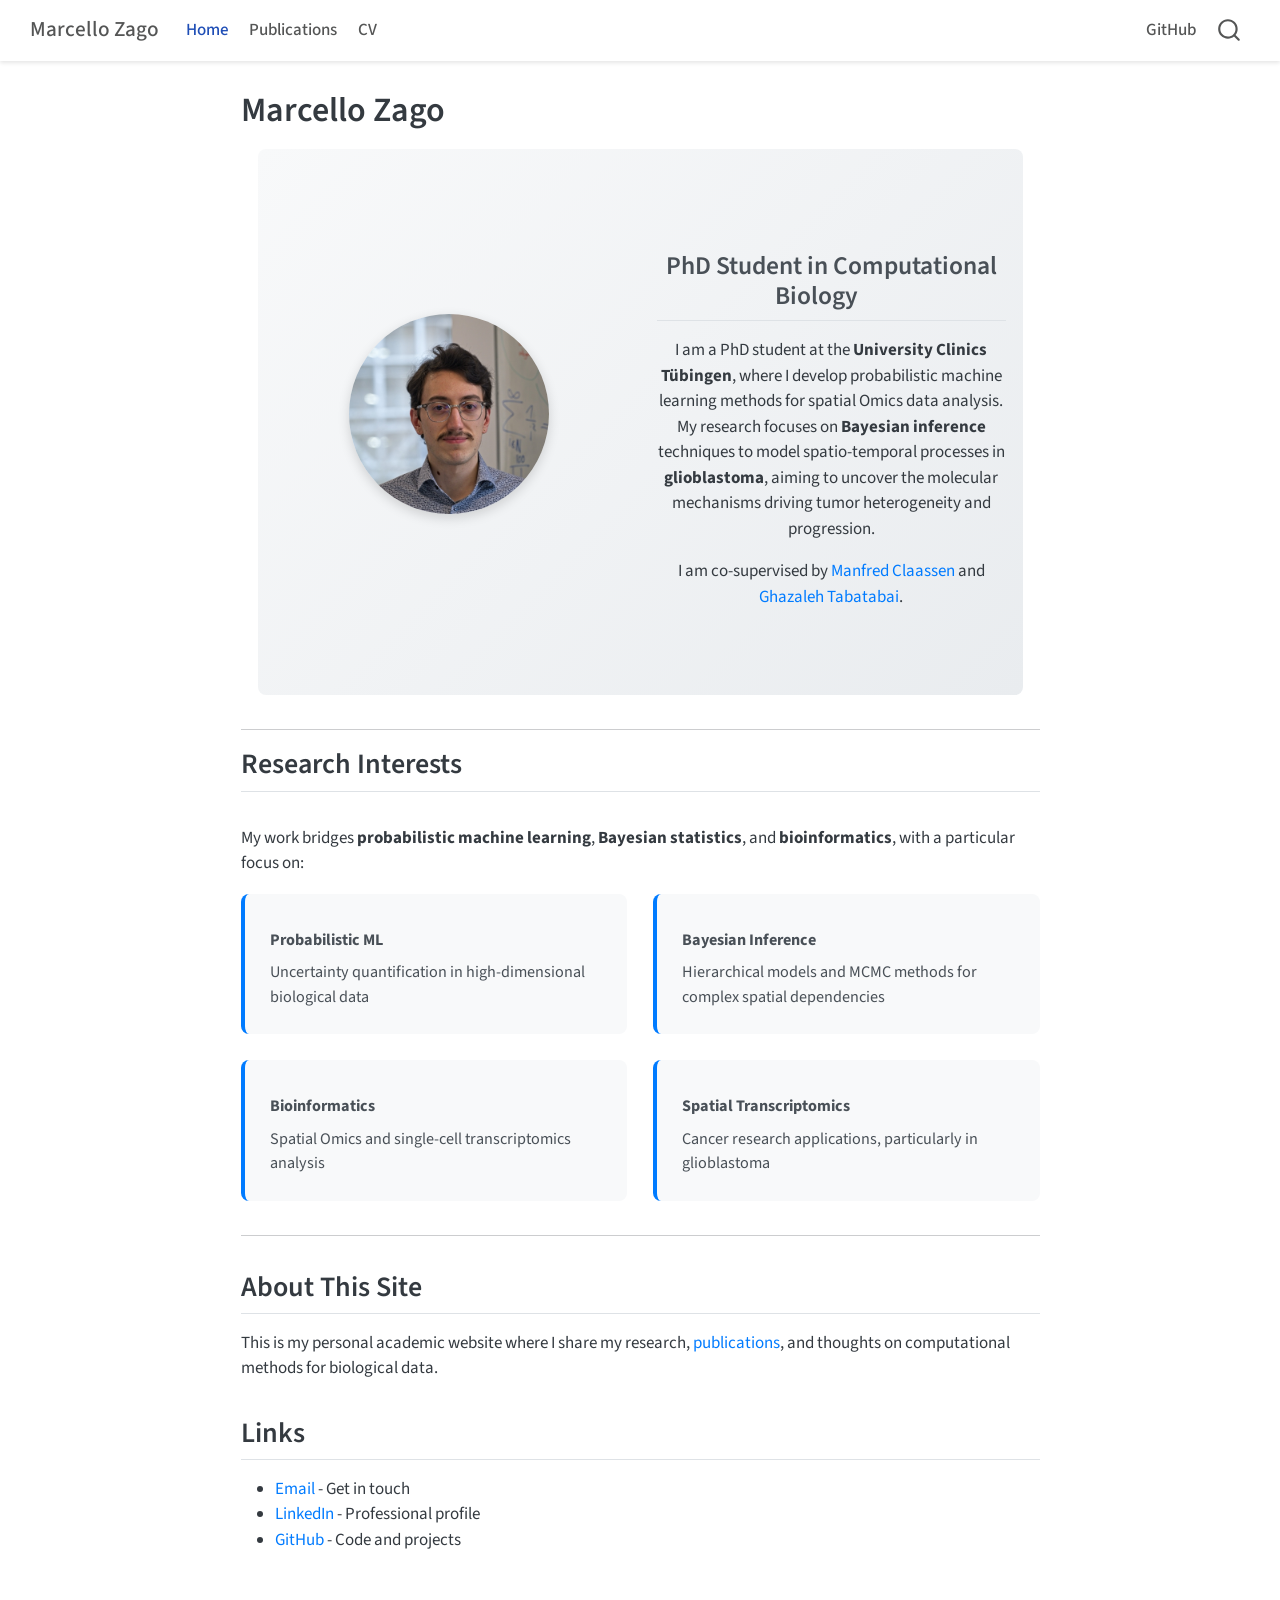
<file: docs/index.html>
<!DOCTYPE html>
<html xmlns="http://www.w3.org/1999/xhtml" lang="en" xml:lang="en"><head>

<meta charset="utf-8">
<meta name="generator" content="quarto-1.7.33">

<meta name="viewport" content="width=device-width, initial-scale=1.0, user-scalable=yes">


<title>Marcello Zago</title>
<style>
code{white-space: pre-wrap;}
span.smallcaps{font-variant: small-caps;}
div.columns{display: flex; gap: min(4vw, 1.5em);}
div.column{flex: auto; overflow-x: auto;}
div.hanging-indent{margin-left: 1.5em; text-indent: -1.5em;}
ul.task-list{list-style: none;}
ul.task-list li input[type="checkbox"] {
  width: 0.8em;
  margin: 0 0.8em 0.2em -1em; /* quarto-specific, see https://github.com/quarto-dev/quarto-cli/issues/4556 */ 
  vertical-align: middle;
}
</style>


<script src="site_libs/quarto-nav/quarto-nav.js"></script>
<script src="site_libs/quarto-nav/headroom.min.js"></script>
<script src="site_libs/clipboard/clipboard.min.js"></script>
<script src="site_libs/quarto-search/autocomplete.umd.js"></script>
<script src="site_libs/quarto-search/fuse.min.js"></script>
<script src="site_libs/quarto-search/quarto-search.js"></script>
<meta name="quarto:offset" content="./">
<script src="site_libs/quarto-html/quarto.js" type="module"></script>
<script src="site_libs/quarto-html/tabsets/tabsets.js" type="module"></script>
<script src="site_libs/quarto-html/popper.min.js"></script>
<script src="site_libs/quarto-html/tippy.umd.min.js"></script>
<script src="site_libs/quarto-html/anchor.min.js"></script>
<link href="site_libs/quarto-html/tippy.css" rel="stylesheet">
<link href="site_libs/quarto-html/quarto-syntax-highlighting-ea385d0e468b0dd5ea5bf0780b1290d9.css" rel="stylesheet" id="quarto-text-highlighting-styles">
<script src="site_libs/bootstrap/bootstrap.min.js"></script>
<link href="site_libs/bootstrap/bootstrap-icons.css" rel="stylesheet">
<link href="site_libs/bootstrap/bootstrap-c1fac2584b48ed01fb6e278e36375074.min.css" rel="stylesheet" append-hash="true" id="quarto-bootstrap" data-mode="light">
<script id="quarto-search-options" type="application/json">{
  "location": "navbar",
  "copy-button": false,
  "collapse-after": 3,
  "panel-placement": "end",
  "type": "overlay",
  "limit": 50,
  "keyboard-shortcut": [
    "f",
    "/",
    "s"
  ],
  "show-item-context": false,
  "language": {
    "search-no-results-text": "No results",
    "search-matching-documents-text": "matching documents",
    "search-copy-link-title": "Copy link to search",
    "search-hide-matches-text": "Hide additional matches",
    "search-more-match-text": "more match in this document",
    "search-more-matches-text": "more matches in this document",
    "search-clear-button-title": "Clear",
    "search-text-placeholder": "",
    "search-detached-cancel-button-title": "Cancel",
    "search-submit-button-title": "Submit",
    "search-label": "Search"
  }
}</script>
<!-- Custom HTML header for Marcello Zago website -->
<meta name="viewport" content="width=device-width, initial-scale=1">
<meta charset="utf-8">
<link rel="icon" href="favicon.ico" type="image/x-icon">


<link rel="stylesheet" href="styles.css">
</head>

<body class="nav-fixed fullcontent quarto-light">

<div id="quarto-search-results"></div>
  <header id="quarto-header" class="headroom fixed-top">
    <nav class="navbar navbar-expand-lg " data-bs-theme="dark">
      <div class="navbar-container container-fluid">
      <div class="navbar-brand-container mx-auto">
    <a class="navbar-brand" href="./index.html">
    <span class="navbar-title">Marcello Zago</span>
    </a>
  </div>
            <div id="quarto-search" class="" title="Search"></div>
          <button class="navbar-toggler" type="button" data-bs-toggle="collapse" data-bs-target="#navbarCollapse" aria-controls="navbarCollapse" role="menu" aria-expanded="false" aria-label="Toggle navigation" onclick="if (window.quartoToggleHeadroom) { window.quartoToggleHeadroom(); }">
  <span class="navbar-toggler-icon"></span>
</button>
          <div class="collapse navbar-collapse" id="navbarCollapse">
            <ul class="navbar-nav navbar-nav-scroll me-auto">
  <li class="nav-item">
    <a class="nav-link active" href="./index.html" aria-current="page"> 
<span class="menu-text">Home</span></a>
  </li>  
  <li class="nav-item">
    <a class="nav-link" href="./publications.html"> 
<span class="menu-text">Publications</span></a>
  </li>  
  <li class="nav-item">
    <a class="nav-link" href="./cv.html"> 
<span class="menu-text">CV</span></a>
  </li>  
</ul>
            <ul class="navbar-nav navbar-nav-scroll ms-auto">
  <li class="nav-item">
    <a class="nav-link" href="https://github.com/MarcelloZago"> <i class="bi bi-fa-github" role="img">
</i> 
<span class="menu-text">GitHub</span></a>
  </li>  
</ul>
          </div> <!-- /navcollapse -->
            <div class="quarto-navbar-tools">
</div>
      </div> <!-- /container-fluid -->
    </nav>
</header>
<!-- content -->
<div id="quarto-content" class="quarto-container page-columns page-rows-contents page-layout-article page-navbar">
<!-- sidebar -->
<!-- margin-sidebar -->
    
<!-- main -->
<main class="content" id="quarto-document-content">

<header id="title-block-header" class="quarto-title-block default">
<div class="quarto-title">
<h1 class="title">Marcello Zago</h1>
</div>



<div class="quarto-title-meta">

    
  
    
  </div>
  


</header>


<div class="hero">
<div class="grid">
<div class="g-col">
<p><img src="images/marcello-zago.jpg" class="img-fluid" style="border-radius: 80%;" width="300"></p>
</div>
<section id="phd-student-in-computational-biology" class="level2 g-col">
<h2 class="anchored" data-anchor-id="phd-student-in-computational-biology">PhD Student in Computational Biology</h2>
<p>I am a PhD student at the <strong>University Clinics Tübingen</strong>, where I develop probabilistic machine learning methods for spatial Omics data analysis. My research focuses on <strong>Bayesian inference</strong> techniques to model spatio-temporal processes in <strong>glioblastoma</strong>, aiming to uncover the molecular mechanisms driving tumor heterogeneity and progression.</p>
<p>I am co-supervised by <a href="https://claassenlab.github.io/">Manfred Claassen</a> and <a href="https://www.hih-tuebingen.de/forschung/neuroonkologie/forschungsgruppen/fg-tabatabai">Ghazaleh Tabatabai</a>.</p>
</section>
</div>
</div>
<hr>
<section id="research-interests" class="level2">
<h2 class="anchored" data-anchor-id="research-interests">Research Interests</h2>
<div class="research-interests">
<p>My work bridges <strong>probabilistic machine learning</strong>, <strong>Bayesian statistics</strong>, and <strong>bioinformatics</strong>, with a particular focus on:</p>
<div class="interest-grid">
<div class="interest-card">
<p><strong>Probabilistic ML</strong></p>
<p>Uncertainty quantification in high-dimensional biological data</p>
</div>
<div class="interest-card">
<p><strong>Bayesian Inference</strong></p>
<p>Hierarchical models and MCMC methods for complex spatial dependencies</p>
</div>
<div class="interest-card">
<p><strong>Bioinformatics</strong></p>
<p>Spatial Omics and single-cell transcriptomics analysis</p>
</div>
<div class="interest-card">
<p><strong>Spatial Transcriptomics</strong></p>
<p>Cancer research applications, particularly in glioblastoma</p>
</div>
</div>
</div>
<hr>
</section>
<section id="about-this-site" class="level2">
<h2 class="anchored" data-anchor-id="about-this-site">About This Site</h2>
<p>This is my personal academic website where I share my research, <a href="./publications.html">publications</a>, and thoughts on computational methods for biological data.</p>
</section>
<section id="links" class="level2">
<h2 class="anchored" data-anchor-id="links">Links</h2>
<ul>
<li><a href="mailto:marcello.zago.99@gmail.com">Email</a> - Get in touch</li>
<li><a href="https://www.linkedin.com/in/marcello-zago/">LinkedIn</a> - Professional profile</li>
<li><a href="https://github.com/MarcelloZago">GitHub</a> - Code and projects</li>
</ul>


</section>

</main> <!-- /main -->
<script id="quarto-html-after-body" type="application/javascript">
  window.document.addEventListener("DOMContentLoaded", function (event) {
    const icon = "";
    const anchorJS = new window.AnchorJS();
    anchorJS.options = {
      placement: 'right',
      icon: icon
    };
    anchorJS.add('.anchored');
    const isCodeAnnotation = (el) => {
      for (const clz of el.classList) {
        if (clz.startsWith('code-annotation-')) {                     
          return true;
        }
      }
      return false;
    }
    const onCopySuccess = function(e) {
      // button target
      const button = e.trigger;
      // don't keep focus
      button.blur();
      // flash "checked"
      button.classList.add('code-copy-button-checked');
      var currentTitle = button.getAttribute("title");
      button.setAttribute("title", "Copied!");
      let tooltip;
      if (window.bootstrap) {
        button.setAttribute("data-bs-toggle", "tooltip");
        button.setAttribute("data-bs-placement", "left");
        button.setAttribute("data-bs-title", "Copied!");
        tooltip = new bootstrap.Tooltip(button, 
          { trigger: "manual", 
            customClass: "code-copy-button-tooltip",
            offset: [0, -8]});
        tooltip.show();    
      }
      setTimeout(function() {
        if (tooltip) {
          tooltip.hide();
          button.removeAttribute("data-bs-title");
          button.removeAttribute("data-bs-toggle");
          button.removeAttribute("data-bs-placement");
        }
        button.setAttribute("title", currentTitle);
        button.classList.remove('code-copy-button-checked');
      }, 1000);
      // clear code selection
      e.clearSelection();
    }
    const getTextToCopy = function(trigger) {
        const codeEl = trigger.previousElementSibling.cloneNode(true);
        for (const childEl of codeEl.children) {
          if (isCodeAnnotation(childEl)) {
            childEl.remove();
          }
        }
        return codeEl.innerText;
    }
    const clipboard = new window.ClipboardJS('.code-copy-button:not([data-in-quarto-modal])', {
      text: getTextToCopy
    });
    clipboard.on('success', onCopySuccess);
    if (window.document.getElementById('quarto-embedded-source-code-modal')) {
      const clipboardModal = new window.ClipboardJS('.code-copy-button[data-in-quarto-modal]', {
        text: getTextToCopy,
        container: window.document.getElementById('quarto-embedded-source-code-modal')
      });
      clipboardModal.on('success', onCopySuccess);
    }
      var localhostRegex = new RegExp(/^(?:http|https):\/\/localhost\:?[0-9]*\//);
      var mailtoRegex = new RegExp(/^mailto:/);
        var filterRegex = new RegExp('/' + window.location.host + '/');
      var isInternal = (href) => {
          return filterRegex.test(href) || localhostRegex.test(href) || mailtoRegex.test(href);
      }
      // Inspect non-navigation links and adorn them if external
     var links = window.document.querySelectorAll('a[href]:not(.nav-link):not(.navbar-brand):not(.toc-action):not(.sidebar-link):not(.sidebar-item-toggle):not(.pagination-link):not(.no-external):not([aria-hidden]):not(.dropdown-item):not(.quarto-navigation-tool):not(.about-link)');
      for (var i=0; i<links.length; i++) {
        const link = links[i];
        if (!isInternal(link.href)) {
          // undo the damage that might have been done by quarto-nav.js in the case of
          // links that we want to consider external
          if (link.dataset.originalHref !== undefined) {
            link.href = link.dataset.originalHref;
          }
        }
      }
    function tippyHover(el, contentFn, onTriggerFn, onUntriggerFn) {
      const config = {
        allowHTML: true,
        maxWidth: 500,
        delay: 100,
        arrow: false,
        appendTo: function(el) {
            return el.parentElement;
        },
        interactive: true,
        interactiveBorder: 10,
        theme: 'quarto',
        placement: 'bottom-start',
      };
      if (contentFn) {
        config.content = contentFn;
      }
      if (onTriggerFn) {
        config.onTrigger = onTriggerFn;
      }
      if (onUntriggerFn) {
        config.onUntrigger = onUntriggerFn;
      }
      window.tippy(el, config); 
    }
    const noterefs = window.document.querySelectorAll('a[role="doc-noteref"]');
    for (var i=0; i<noterefs.length; i++) {
      const ref = noterefs[i];
      tippyHover(ref, function() {
        // use id or data attribute instead here
        let href = ref.getAttribute('data-footnote-href') || ref.getAttribute('href');
        try { href = new URL(href).hash; } catch {}
        const id = href.replace(/^#\/?/, "");
        const note = window.document.getElementById(id);
        if (note) {
          return note.innerHTML;
        } else {
          return "";
        }
      });
    }
    const xrefs = window.document.querySelectorAll('a.quarto-xref');
    const processXRef = (id, note) => {
      // Strip column container classes
      const stripColumnClz = (el) => {
        el.classList.remove("page-full", "page-columns");
        if (el.children) {
          for (const child of el.children) {
            stripColumnClz(child);
          }
        }
      }
      stripColumnClz(note)
      if (id === null || id.startsWith('sec-')) {
        // Special case sections, only their first couple elements
        const container = document.createElement("div");
        if (note.children && note.children.length > 2) {
          container.appendChild(note.children[0].cloneNode(true));
          for (let i = 1; i < note.children.length; i++) {
            const child = note.children[i];
            if (child.tagName === "P" && child.innerText === "") {
              continue;
            } else {
              container.appendChild(child.cloneNode(true));
              break;
            }
          }
          if (window.Quarto?.typesetMath) {
            window.Quarto.typesetMath(container);
          }
          return container.innerHTML
        } else {
          if (window.Quarto?.typesetMath) {
            window.Quarto.typesetMath(note);
          }
          return note.innerHTML;
        }
      } else {
        // Remove any anchor links if they are present
        const anchorLink = note.querySelector('a.anchorjs-link');
        if (anchorLink) {
          anchorLink.remove();
        }
        if (window.Quarto?.typesetMath) {
          window.Quarto.typesetMath(note);
        }
        if (note.classList.contains("callout")) {
          return note.outerHTML;
        } else {
          return note.innerHTML;
        }
      }
    }
    for (var i=0; i<xrefs.length; i++) {
      const xref = xrefs[i];
      tippyHover(xref, undefined, function(instance) {
        instance.disable();
        let url = xref.getAttribute('href');
        let hash = undefined; 
        if (url.startsWith('#')) {
          hash = url;
        } else {
          try { hash = new URL(url).hash; } catch {}
        }
        if (hash) {
          const id = hash.replace(/^#\/?/, "");
          const note = window.document.getElementById(id);
          if (note !== null) {
            try {
              const html = processXRef(id, note.cloneNode(true));
              instance.setContent(html);
            } finally {
              instance.enable();
              instance.show();
            }
          } else {
            // See if we can fetch this
            fetch(url.split('#')[0])
            .then(res => res.text())
            .then(html => {
              const parser = new DOMParser();
              const htmlDoc = parser.parseFromString(html, "text/html");
              const note = htmlDoc.getElementById(id);
              if (note !== null) {
                const html = processXRef(id, note);
                instance.setContent(html);
              } 
            }).finally(() => {
              instance.enable();
              instance.show();
            });
          }
        } else {
          // See if we can fetch a full url (with no hash to target)
          // This is a special case and we should probably do some content thinning / targeting
          fetch(url)
          .then(res => res.text())
          .then(html => {
            const parser = new DOMParser();
            const htmlDoc = parser.parseFromString(html, "text/html");
            const note = htmlDoc.querySelector('main.content');
            if (note !== null) {
              // This should only happen for chapter cross references
              // (since there is no id in the URL)
              // remove the first header
              if (note.children.length > 0 && note.children[0].tagName === "HEADER") {
                note.children[0].remove();
              }
              const html = processXRef(null, note);
              instance.setContent(html);
            } 
          }).finally(() => {
            instance.enable();
            instance.show();
          });
        }
      }, function(instance) {
      });
    }
        let selectedAnnoteEl;
        const selectorForAnnotation = ( cell, annotation) => {
          let cellAttr = 'data-code-cell="' + cell + '"';
          let lineAttr = 'data-code-annotation="' +  annotation + '"';
          const selector = 'span[' + cellAttr + '][' + lineAttr + ']';
          return selector;
        }
        const selectCodeLines = (annoteEl) => {
          const doc = window.document;
          const targetCell = annoteEl.getAttribute("data-target-cell");
          const targetAnnotation = annoteEl.getAttribute("data-target-annotation");
          const annoteSpan = window.document.querySelector(selectorForAnnotation(targetCell, targetAnnotation));
          const lines = annoteSpan.getAttribute("data-code-lines").split(",");
          const lineIds = lines.map((line) => {
            return targetCell + "-" + line;
          })
          let top = null;
          let height = null;
          let parent = null;
          if (lineIds.length > 0) {
              //compute the position of the single el (top and bottom and make a div)
              const el = window.document.getElementById(lineIds[0]);
              top = el.offsetTop;
              height = el.offsetHeight;
              parent = el.parentElement.parentElement;
            if (lineIds.length > 1) {
              const lastEl = window.document.getElementById(lineIds[lineIds.length - 1]);
              const bottom = lastEl.offsetTop + lastEl.offsetHeight;
              height = bottom - top;
            }
            if (top !== null && height !== null && parent !== null) {
              // cook up a div (if necessary) and position it 
              let div = window.document.getElementById("code-annotation-line-highlight");
              if (div === null) {
                div = window.document.createElement("div");
                div.setAttribute("id", "code-annotation-line-highlight");
                div.style.position = 'absolute';
                parent.appendChild(div);
              }
              div.style.top = top - 2 + "px";
              div.style.height = height + 4 + "px";
              div.style.left = 0;
              let gutterDiv = window.document.getElementById("code-annotation-line-highlight-gutter");
              if (gutterDiv === null) {
                gutterDiv = window.document.createElement("div");
                gutterDiv.setAttribute("id", "code-annotation-line-highlight-gutter");
                gutterDiv.style.position = 'absolute';
                const codeCell = window.document.getElementById(targetCell);
                const gutter = codeCell.querySelector('.code-annotation-gutter');
                gutter.appendChild(gutterDiv);
              }
              gutterDiv.style.top = top - 2 + "px";
              gutterDiv.style.height = height + 4 + "px";
            }
            selectedAnnoteEl = annoteEl;
          }
        };
        const unselectCodeLines = () => {
          const elementsIds = ["code-annotation-line-highlight", "code-annotation-line-highlight-gutter"];
          elementsIds.forEach((elId) => {
            const div = window.document.getElementById(elId);
            if (div) {
              div.remove();
            }
          });
          selectedAnnoteEl = undefined;
        };
          // Handle positioning of the toggle
      window.addEventListener(
        "resize",
        throttle(() => {
          elRect = undefined;
          if (selectedAnnoteEl) {
            selectCodeLines(selectedAnnoteEl);
          }
        }, 10)
      );
      function throttle(fn, ms) {
      let throttle = false;
      let timer;
        return (...args) => {
          if(!throttle) { // first call gets through
              fn.apply(this, args);
              throttle = true;
          } else { // all the others get throttled
              if(timer) clearTimeout(timer); // cancel #2
              timer = setTimeout(() => {
                fn.apply(this, args);
                timer = throttle = false;
              }, ms);
          }
        };
      }
        // Attach click handler to the DT
        const annoteDls = window.document.querySelectorAll('dt[data-target-cell]');
        for (const annoteDlNode of annoteDls) {
          annoteDlNode.addEventListener('click', (event) => {
            const clickedEl = event.target;
            if (clickedEl !== selectedAnnoteEl) {
              unselectCodeLines();
              const activeEl = window.document.querySelector('dt[data-target-cell].code-annotation-active');
              if (activeEl) {
                activeEl.classList.remove('code-annotation-active');
              }
              selectCodeLines(clickedEl);
              clickedEl.classList.add('code-annotation-active');
            } else {
              // Unselect the line
              unselectCodeLines();
              clickedEl.classList.remove('code-annotation-active');
            }
          });
        }
    const findCites = (el) => {
      const parentEl = el.parentElement;
      if (parentEl) {
        const cites = parentEl.dataset.cites;
        if (cites) {
          return {
            el,
            cites: cites.split(' ')
          };
        } else {
          return findCites(el.parentElement)
        }
      } else {
        return undefined;
      }
    };
    var bibliorefs = window.document.querySelectorAll('a[role="doc-biblioref"]');
    for (var i=0; i<bibliorefs.length; i++) {
      const ref = bibliorefs[i];
      const citeInfo = findCites(ref);
      if (citeInfo) {
        tippyHover(citeInfo.el, function() {
          var popup = window.document.createElement('div');
          citeInfo.cites.forEach(function(cite) {
            var citeDiv = window.document.createElement('div');
            citeDiv.classList.add('hanging-indent');
            citeDiv.classList.add('csl-entry');
            var biblioDiv = window.document.getElementById('ref-' + cite);
            if (biblioDiv) {
              citeDiv.innerHTML = biblioDiv.innerHTML;
            }
            popup.appendChild(citeDiv);
          });
          return popup.innerHTML;
        });
      }
    }
  });
  </script>
</div> <!-- /content -->




</body></html>
</file>
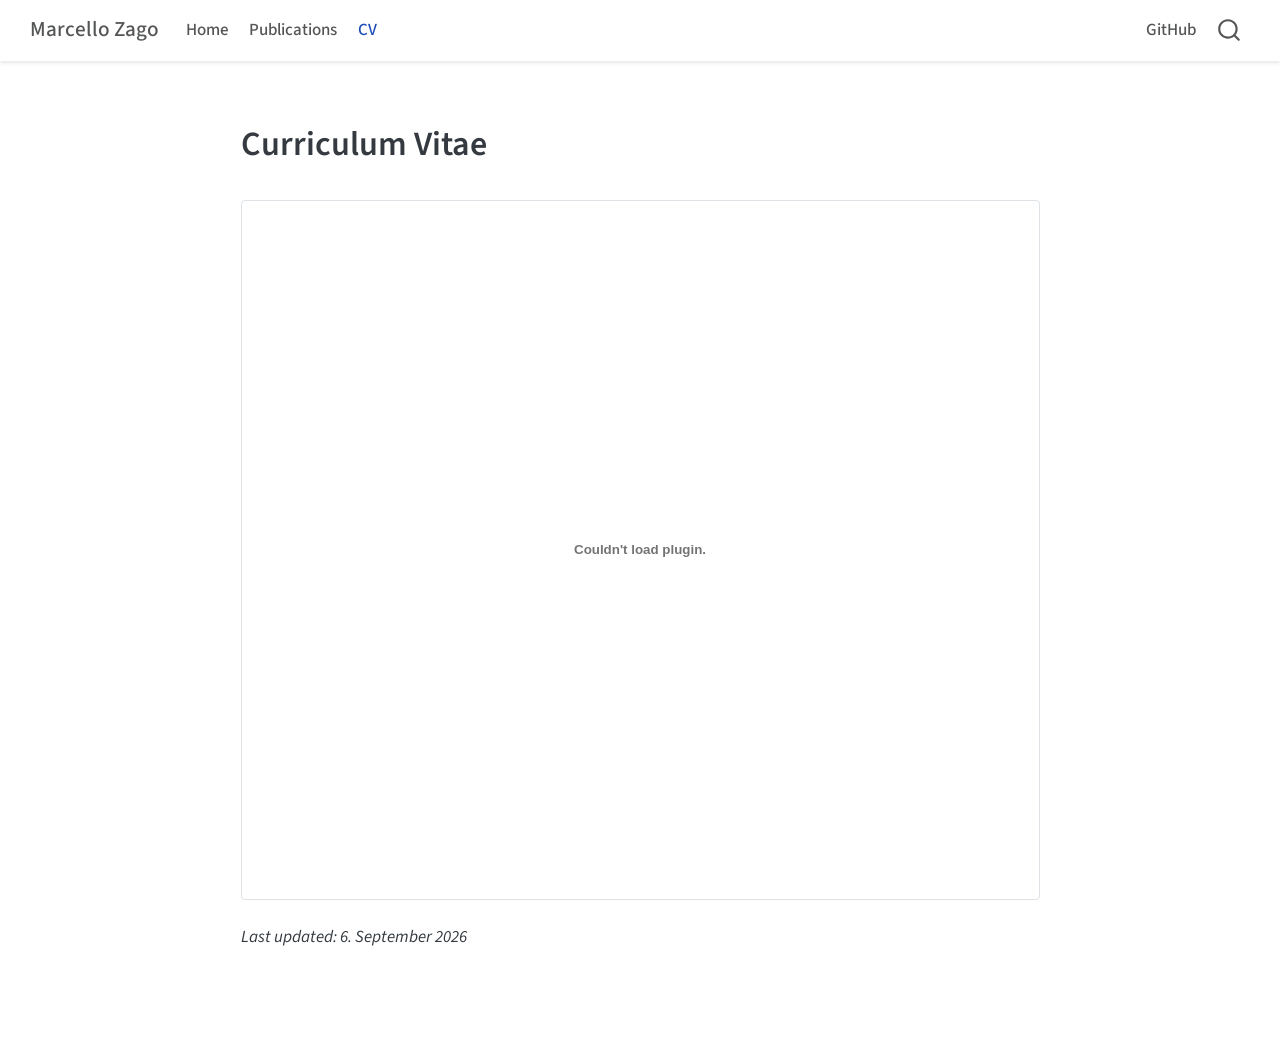
<file: docs/cv.html>
<!DOCTYPE html>
<html xmlns="http://www.w3.org/1999/xhtml" lang="en" xml:lang="en"><head>

<meta charset="utf-8">
<meta name="generator" content="quarto-1.7.33">

<meta name="viewport" content="width=device-width, initial-scale=1.0, user-scalable=yes">


<title>cv – Marcello Zago</title>
<style>
code{white-space: pre-wrap;}
span.smallcaps{font-variant: small-caps;}
div.columns{display: flex; gap: min(4vw, 1.5em);}
div.column{flex: auto; overflow-x: auto;}
div.hanging-indent{margin-left: 1.5em; text-indent: -1.5em;}
ul.task-list{list-style: none;}
ul.task-list li input[type="checkbox"] {
  width: 0.8em;
  margin: 0 0.8em 0.2em -1em; /* quarto-specific, see https://github.com/quarto-dev/quarto-cli/issues/4556 */ 
  vertical-align: middle;
}
</style>


<script src="site_libs/quarto-nav/quarto-nav.js"></script>
<script src="site_libs/quarto-nav/headroom.min.js"></script>
<script src="site_libs/clipboard/clipboard.min.js"></script>
<script src="site_libs/quarto-search/autocomplete.umd.js"></script>
<script src="site_libs/quarto-search/fuse.min.js"></script>
<script src="site_libs/quarto-search/quarto-search.js"></script>
<meta name="quarto:offset" content="./">
<script src="site_libs/quarto-html/quarto.js" type="module"></script>
<script src="site_libs/quarto-html/tabsets/tabsets.js" type="module"></script>
<script src="site_libs/quarto-html/popper.min.js"></script>
<script src="site_libs/quarto-html/tippy.umd.min.js"></script>
<script src="site_libs/quarto-html/anchor.min.js"></script>
<link href="site_libs/quarto-html/tippy.css" rel="stylesheet">
<link href="site_libs/quarto-html/quarto-syntax-highlighting-ea385d0e468b0dd5ea5bf0780b1290d9.css" rel="stylesheet" id="quarto-text-highlighting-styles">
<script src="site_libs/bootstrap/bootstrap.min.js"></script>
<link href="site_libs/bootstrap/bootstrap-icons.css" rel="stylesheet">
<link href="site_libs/bootstrap/bootstrap-c1fac2584b48ed01fb6e278e36375074.min.css" rel="stylesheet" append-hash="true" id="quarto-bootstrap" data-mode="light">
<script id="quarto-search-options" type="application/json">{
  "location": "navbar",
  "copy-button": false,
  "collapse-after": 3,
  "panel-placement": "end",
  "type": "overlay",
  "limit": 50,
  "keyboard-shortcut": [
    "f",
    "/",
    "s"
  ],
  "show-item-context": false,
  "language": {
    "search-no-results-text": "No results",
    "search-matching-documents-text": "matching documents",
    "search-copy-link-title": "Copy link to search",
    "search-hide-matches-text": "Hide additional matches",
    "search-more-match-text": "more match in this document",
    "search-more-matches-text": "more matches in this document",
    "search-clear-button-title": "Clear",
    "search-text-placeholder": "",
    "search-detached-cancel-button-title": "Cancel",
    "search-submit-button-title": "Submit",
    "search-label": "Search"
  }
}</script>
<!-- Custom HTML header for Marcello Zago website -->
<meta name="viewport" content="width=device-width, initial-scale=1">
<meta charset="utf-8">
<link rel="icon" href="favicon.ico" type="image/x-icon">


<link rel="stylesheet" href="styles.css">
</head>

<body class="nav-fixed fullcontent quarto-light">

<div id="quarto-search-results"></div>
  <header id="quarto-header" class="headroom fixed-top">
    <nav class="navbar navbar-expand-lg " data-bs-theme="dark">
      <div class="navbar-container container-fluid">
      <div class="navbar-brand-container mx-auto">
    <a class="navbar-brand" href="./index.html">
    <span class="navbar-title">Marcello Zago</span>
    </a>
  </div>
            <div id="quarto-search" class="" title="Search"></div>
          <button class="navbar-toggler" type="button" data-bs-toggle="collapse" data-bs-target="#navbarCollapse" aria-controls="navbarCollapse" role="menu" aria-expanded="false" aria-label="Toggle navigation" onclick="if (window.quartoToggleHeadroom) { window.quartoToggleHeadroom(); }">
  <span class="navbar-toggler-icon"></span>
</button>
          <div class="collapse navbar-collapse" id="navbarCollapse">
            <ul class="navbar-nav navbar-nav-scroll me-auto">
  <li class="nav-item">
    <a class="nav-link" href="./index.html"> 
<span class="menu-text">Home</span></a>
  </li>  
  <li class="nav-item">
    <a class="nav-link" href="./publications.html"> 
<span class="menu-text">Publications</span></a>
  </li>  
  <li class="nav-item">
    <a class="nav-link active" href="./cv.html" aria-current="page"> 
<span class="menu-text">CV</span></a>
  </li>  
</ul>
            <ul class="navbar-nav navbar-nav-scroll ms-auto">
  <li class="nav-item">
    <a class="nav-link" href="https://github.com/MarcelloZago"> <i class="bi bi-fa-github" role="img">
</i> 
<span class="menu-text">GitHub</span></a>
  </li>  
</ul>
          </div> <!-- /navcollapse -->
            <div class="quarto-navbar-tools">
</div>
      </div> <!-- /container-fluid -->
    </nav>
</header>
<!-- content -->
<div id="quarto-content" class="quarto-container page-columns page-rows-contents page-layout-article page-navbar">
<!-- sidebar -->
<!-- margin-sidebar -->
    
<!-- main -->
<main class="content" id="quarto-document-content"><header id="title-block-header" class="quarto-title-block"></header>




<section id="curriculum-vitae" class="level1">
<h1>Curriculum Vitae</h1>
<embed src="pdfs/cv.pdf" type="application/pdf" class="cv-pdf">
<p><em>Last updated: 6. September 2026</em></p>


</section>

</main> <!-- /main -->
<script id="quarto-html-after-body" type="application/javascript">
  window.document.addEventListener("DOMContentLoaded", function (event) {
    const icon = "";
    const anchorJS = new window.AnchorJS();
    anchorJS.options = {
      placement: 'right',
      icon: icon
    };
    anchorJS.add('.anchored');
    const isCodeAnnotation = (el) => {
      for (const clz of el.classList) {
        if (clz.startsWith('code-annotation-')) {                     
          return true;
        }
      }
      return false;
    }
    const onCopySuccess = function(e) {
      // button target
      const button = e.trigger;
      // don't keep focus
      button.blur();
      // flash "checked"
      button.classList.add('code-copy-button-checked');
      var currentTitle = button.getAttribute("title");
      button.setAttribute("title", "Copied!");
      let tooltip;
      if (window.bootstrap) {
        button.setAttribute("data-bs-toggle", "tooltip");
        button.setAttribute("data-bs-placement", "left");
        button.setAttribute("data-bs-title", "Copied!");
        tooltip = new bootstrap.Tooltip(button, 
          { trigger: "manual", 
            customClass: "code-copy-button-tooltip",
            offset: [0, -8]});
        tooltip.show();    
      }
      setTimeout(function() {
        if (tooltip) {
          tooltip.hide();
          button.removeAttribute("data-bs-title");
          button.removeAttribute("data-bs-toggle");
          button.removeAttribute("data-bs-placement");
        }
        button.setAttribute("title", currentTitle);
        button.classList.remove('code-copy-button-checked');
      }, 1000);
      // clear code selection
      e.clearSelection();
    }
    const getTextToCopy = function(trigger) {
        const codeEl = trigger.previousElementSibling.cloneNode(true);
        for (const childEl of codeEl.children) {
          if (isCodeAnnotation(childEl)) {
            childEl.remove();
          }
        }
        return codeEl.innerText;
    }
    const clipboard = new window.ClipboardJS('.code-copy-button:not([data-in-quarto-modal])', {
      text: getTextToCopy
    });
    clipboard.on('success', onCopySuccess);
    if (window.document.getElementById('quarto-embedded-source-code-modal')) {
      const clipboardModal = new window.ClipboardJS('.code-copy-button[data-in-quarto-modal]', {
        text: getTextToCopy,
        container: window.document.getElementById('quarto-embedded-source-code-modal')
      });
      clipboardModal.on('success', onCopySuccess);
    }
      var localhostRegex = new RegExp(/^(?:http|https):\/\/localhost\:?[0-9]*\//);
      var mailtoRegex = new RegExp(/^mailto:/);
        var filterRegex = new RegExp('/' + window.location.host + '/');
      var isInternal = (href) => {
          return filterRegex.test(href) || localhostRegex.test(href) || mailtoRegex.test(href);
      }
      // Inspect non-navigation links and adorn them if external
     var links = window.document.querySelectorAll('a[href]:not(.nav-link):not(.navbar-brand):not(.toc-action):not(.sidebar-link):not(.sidebar-item-toggle):not(.pagination-link):not(.no-external):not([aria-hidden]):not(.dropdown-item):not(.quarto-navigation-tool):not(.about-link)');
      for (var i=0; i<links.length; i++) {
        const link = links[i];
        if (!isInternal(link.href)) {
          // undo the damage that might have been done by quarto-nav.js in the case of
          // links that we want to consider external
          if (link.dataset.originalHref !== undefined) {
            link.href = link.dataset.originalHref;
          }
        }
      }
    function tippyHover(el, contentFn, onTriggerFn, onUntriggerFn) {
      const config = {
        allowHTML: true,
        maxWidth: 500,
        delay: 100,
        arrow: false,
        appendTo: function(el) {
            return el.parentElement;
        },
        interactive: true,
        interactiveBorder: 10,
        theme: 'quarto',
        placement: 'bottom-start',
      };
      if (contentFn) {
        config.content = contentFn;
      }
      if (onTriggerFn) {
        config.onTrigger = onTriggerFn;
      }
      if (onUntriggerFn) {
        config.onUntrigger = onUntriggerFn;
      }
      window.tippy(el, config); 
    }
    const noterefs = window.document.querySelectorAll('a[role="doc-noteref"]');
    for (var i=0; i<noterefs.length; i++) {
      const ref = noterefs[i];
      tippyHover(ref, function() {
        // use id or data attribute instead here
        let href = ref.getAttribute('data-footnote-href') || ref.getAttribute('href');
        try { href = new URL(href).hash; } catch {}
        const id = href.replace(/^#\/?/, "");
        const note = window.document.getElementById(id);
        if (note) {
          return note.innerHTML;
        } else {
          return "";
        }
      });
    }
    const xrefs = window.document.querySelectorAll('a.quarto-xref');
    const processXRef = (id, note) => {
      // Strip column container classes
      const stripColumnClz = (el) => {
        el.classList.remove("page-full", "page-columns");
        if (el.children) {
          for (const child of el.children) {
            stripColumnClz(child);
          }
        }
      }
      stripColumnClz(note)
      if (id === null || id.startsWith('sec-')) {
        // Special case sections, only their first couple elements
        const container = document.createElement("div");
        if (note.children && note.children.length > 2) {
          container.appendChild(note.children[0].cloneNode(true));
          for (let i = 1; i < note.children.length; i++) {
            const child = note.children[i];
            if (child.tagName === "P" && child.innerText === "") {
              continue;
            } else {
              container.appendChild(child.cloneNode(true));
              break;
            }
          }
          if (window.Quarto?.typesetMath) {
            window.Quarto.typesetMath(container);
          }
          return container.innerHTML
        } else {
          if (window.Quarto?.typesetMath) {
            window.Quarto.typesetMath(note);
          }
          return note.innerHTML;
        }
      } else {
        // Remove any anchor links if they are present
        const anchorLink = note.querySelector('a.anchorjs-link');
        if (anchorLink) {
          anchorLink.remove();
        }
        if (window.Quarto?.typesetMath) {
          window.Quarto.typesetMath(note);
        }
        if (note.classList.contains("callout")) {
          return note.outerHTML;
        } else {
          return note.innerHTML;
        }
      }
    }
    for (var i=0; i<xrefs.length; i++) {
      const xref = xrefs[i];
      tippyHover(xref, undefined, function(instance) {
        instance.disable();
        let url = xref.getAttribute('href');
        let hash = undefined; 
        if (url.startsWith('#')) {
          hash = url;
        } else {
          try { hash = new URL(url).hash; } catch {}
        }
        if (hash) {
          const id = hash.replace(/^#\/?/, "");
          const note = window.document.getElementById(id);
          if (note !== null) {
            try {
              const html = processXRef(id, note.cloneNode(true));
              instance.setContent(html);
            } finally {
              instance.enable();
              instance.show();
            }
          } else {
            // See if we can fetch this
            fetch(url.split('#')[0])
            .then(res => res.text())
            .then(html => {
              const parser = new DOMParser();
              const htmlDoc = parser.parseFromString(html, "text/html");
              const note = htmlDoc.getElementById(id);
              if (note !== null) {
                const html = processXRef(id, note);
                instance.setContent(html);
              } 
            }).finally(() => {
              instance.enable();
              instance.show();
            });
          }
        } else {
          // See if we can fetch a full url (with no hash to target)
          // This is a special case and we should probably do some content thinning / targeting
          fetch(url)
          .then(res => res.text())
          .then(html => {
            const parser = new DOMParser();
            const htmlDoc = parser.parseFromString(html, "text/html");
            const note = htmlDoc.querySelector('main.content');
            if (note !== null) {
              // This should only happen for chapter cross references
              // (since there is no id in the URL)
              // remove the first header
              if (note.children.length > 0 && note.children[0].tagName === "HEADER") {
                note.children[0].remove();
              }
              const html = processXRef(null, note);
              instance.setContent(html);
            } 
          }).finally(() => {
            instance.enable();
            instance.show();
          });
        }
      }, function(instance) {
      });
    }
        let selectedAnnoteEl;
        const selectorForAnnotation = ( cell, annotation) => {
          let cellAttr = 'data-code-cell="' + cell + '"';
          let lineAttr = 'data-code-annotation="' +  annotation + '"';
          const selector = 'span[' + cellAttr + '][' + lineAttr + ']';
          return selector;
        }
        const selectCodeLines = (annoteEl) => {
          const doc = window.document;
          const targetCell = annoteEl.getAttribute("data-target-cell");
          const targetAnnotation = annoteEl.getAttribute("data-target-annotation");
          const annoteSpan = window.document.querySelector(selectorForAnnotation(targetCell, targetAnnotation));
          const lines = annoteSpan.getAttribute("data-code-lines").split(",");
          const lineIds = lines.map((line) => {
            return targetCell + "-" + line;
          })
          let top = null;
          let height = null;
          let parent = null;
          if (lineIds.length > 0) {
              //compute the position of the single el (top and bottom and make a div)
              const el = window.document.getElementById(lineIds[0]);
              top = el.offsetTop;
              height = el.offsetHeight;
              parent = el.parentElement.parentElement;
            if (lineIds.length > 1) {
              const lastEl = window.document.getElementById(lineIds[lineIds.length - 1]);
              const bottom = lastEl.offsetTop + lastEl.offsetHeight;
              height = bottom - top;
            }
            if (top !== null && height !== null && parent !== null) {
              // cook up a div (if necessary) and position it 
              let div = window.document.getElementById("code-annotation-line-highlight");
              if (div === null) {
                div = window.document.createElement("div");
                div.setAttribute("id", "code-annotation-line-highlight");
                div.style.position = 'absolute';
                parent.appendChild(div);
              }
              div.style.top = top - 2 + "px";
              div.style.height = height + 4 + "px";
              div.style.left = 0;
              let gutterDiv = window.document.getElementById("code-annotation-line-highlight-gutter");
              if (gutterDiv === null) {
                gutterDiv = window.document.createElement("div");
                gutterDiv.setAttribute("id", "code-annotation-line-highlight-gutter");
                gutterDiv.style.position = 'absolute';
                const codeCell = window.document.getElementById(targetCell);
                const gutter = codeCell.querySelector('.code-annotation-gutter');
                gutter.appendChild(gutterDiv);
              }
              gutterDiv.style.top = top - 2 + "px";
              gutterDiv.style.height = height + 4 + "px";
            }
            selectedAnnoteEl = annoteEl;
          }
        };
        const unselectCodeLines = () => {
          const elementsIds = ["code-annotation-line-highlight", "code-annotation-line-highlight-gutter"];
          elementsIds.forEach((elId) => {
            const div = window.document.getElementById(elId);
            if (div) {
              div.remove();
            }
          });
          selectedAnnoteEl = undefined;
        };
          // Handle positioning of the toggle
      window.addEventListener(
        "resize",
        throttle(() => {
          elRect = undefined;
          if (selectedAnnoteEl) {
            selectCodeLines(selectedAnnoteEl);
          }
        }, 10)
      );
      function throttle(fn, ms) {
      let throttle = false;
      let timer;
        return (...args) => {
          if(!throttle) { // first call gets through
              fn.apply(this, args);
              throttle = true;
          } else { // all the others get throttled
              if(timer) clearTimeout(timer); // cancel #2
              timer = setTimeout(() => {
                fn.apply(this, args);
                timer = throttle = false;
              }, ms);
          }
        };
      }
        // Attach click handler to the DT
        const annoteDls = window.document.querySelectorAll('dt[data-target-cell]');
        for (const annoteDlNode of annoteDls) {
          annoteDlNode.addEventListener('click', (event) => {
            const clickedEl = event.target;
            if (clickedEl !== selectedAnnoteEl) {
              unselectCodeLines();
              const activeEl = window.document.querySelector('dt[data-target-cell].code-annotation-active');
              if (activeEl) {
                activeEl.classList.remove('code-annotation-active');
              }
              selectCodeLines(clickedEl);
              clickedEl.classList.add('code-annotation-active');
            } else {
              // Unselect the line
              unselectCodeLines();
              clickedEl.classList.remove('code-annotation-active');
            }
          });
        }
    const findCites = (el) => {
      const parentEl = el.parentElement;
      if (parentEl) {
        const cites = parentEl.dataset.cites;
        if (cites) {
          return {
            el,
            cites: cites.split(' ')
          };
        } else {
          return findCites(el.parentElement)
        }
      } else {
        return undefined;
      }
    };
    var bibliorefs = window.document.querySelectorAll('a[role="doc-biblioref"]');
    for (var i=0; i<bibliorefs.length; i++) {
      const ref = bibliorefs[i];
      const citeInfo = findCites(ref);
      if (citeInfo) {
        tippyHover(citeInfo.el, function() {
          var popup = window.document.createElement('div');
          citeInfo.cites.forEach(function(cite) {
            var citeDiv = window.document.createElement('div');
            citeDiv.classList.add('hanging-indent');
            citeDiv.classList.add('csl-entry');
            var biblioDiv = window.document.getElementById('ref-' + cite);
            if (biblioDiv) {
              citeDiv.innerHTML = biblioDiv.innerHTML;
            }
            popup.appendChild(citeDiv);
          });
          return popup.innerHTML;
        });
      }
    }
  });
  </script>
</div> <!-- /content -->




</body></html>
</file>
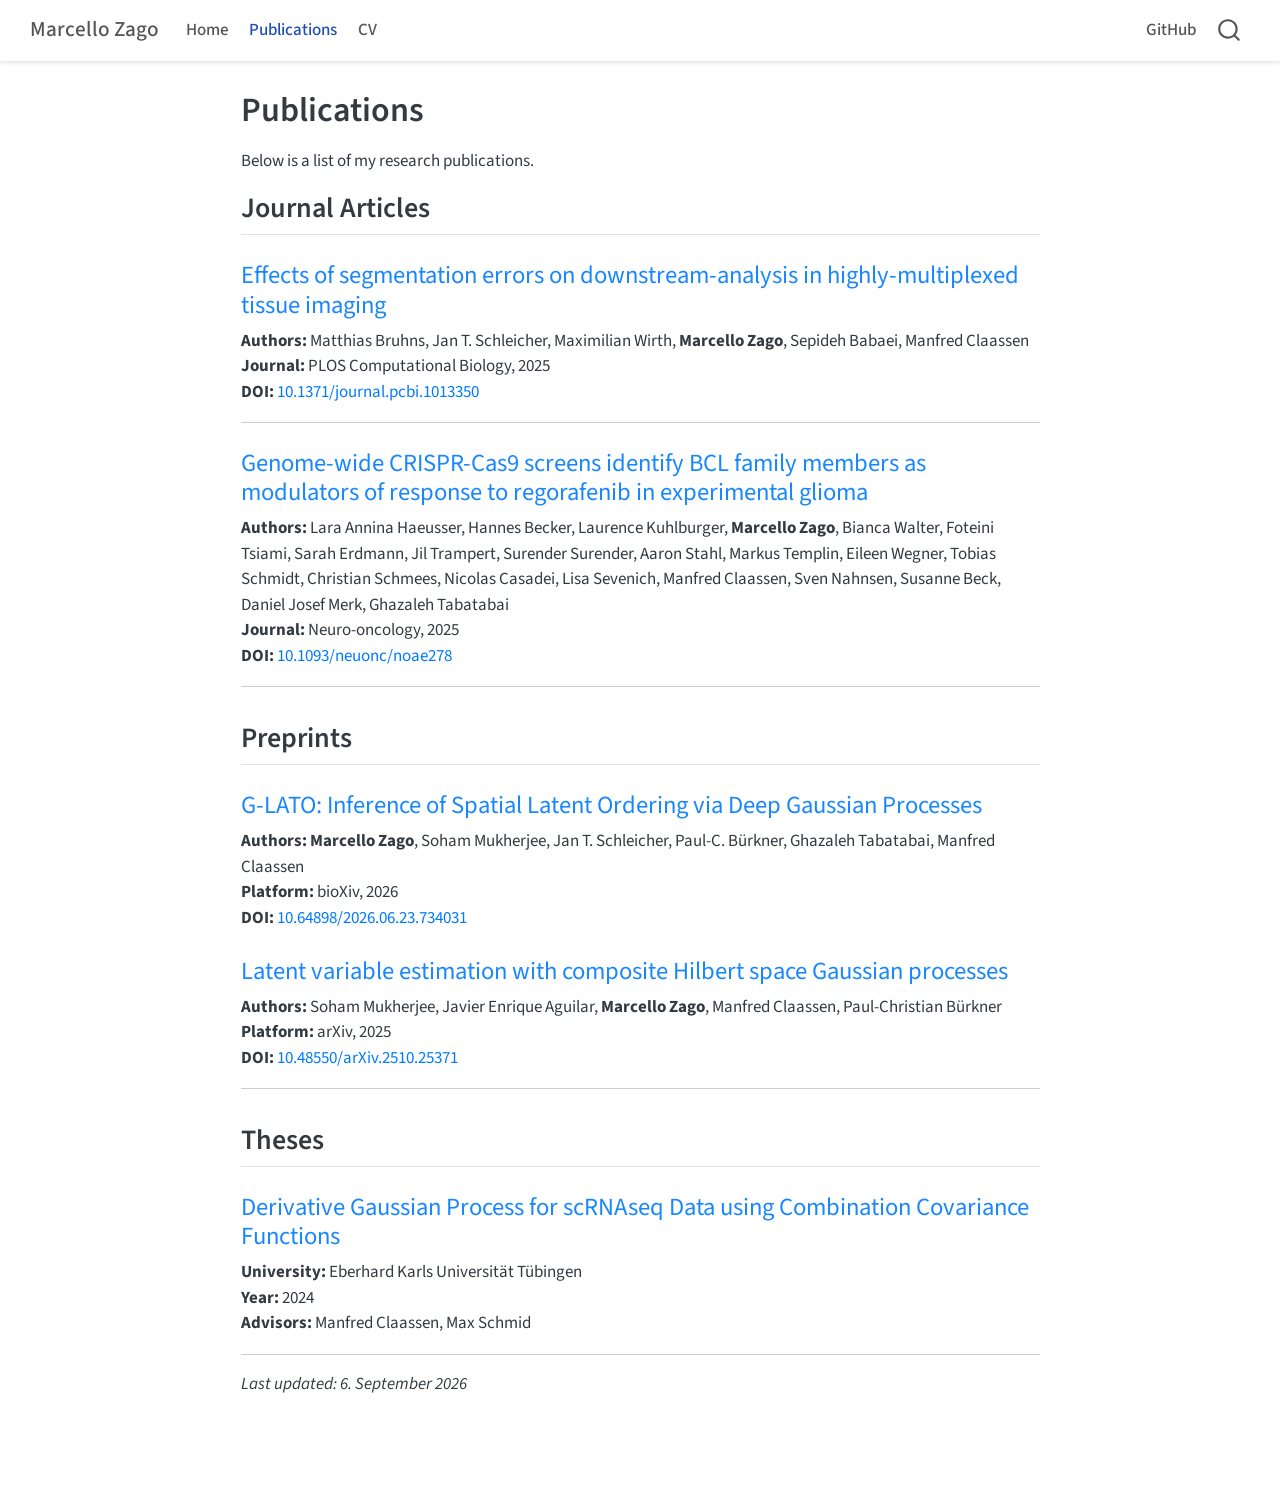
<file: docs/publications.html>
<!DOCTYPE html>
<html xmlns="http://www.w3.org/1999/xhtml" lang="en" xml:lang="en"><head>

<meta charset="utf-8">
<meta name="generator" content="quarto-1.7.33">

<meta name="viewport" content="width=device-width, initial-scale=1.0, user-scalable=yes">


<title>Publications – Marcello Zago</title>
<style>
code{white-space: pre-wrap;}
span.smallcaps{font-variant: small-caps;}
div.columns{display: flex; gap: min(4vw, 1.5em);}
div.column{flex: auto; overflow-x: auto;}
div.hanging-indent{margin-left: 1.5em; text-indent: -1.5em;}
ul.task-list{list-style: none;}
ul.task-list li input[type="checkbox"] {
  width: 0.8em;
  margin: 0 0.8em 0.2em -1em; /* quarto-specific, see https://github.com/quarto-dev/quarto-cli/issues/4556 */ 
  vertical-align: middle;
}
</style>


<script src="site_libs/quarto-nav/quarto-nav.js"></script>
<script src="site_libs/quarto-nav/headroom.min.js"></script>
<script src="site_libs/clipboard/clipboard.min.js"></script>
<script src="site_libs/quarto-search/autocomplete.umd.js"></script>
<script src="site_libs/quarto-search/fuse.min.js"></script>
<script src="site_libs/quarto-search/quarto-search.js"></script>
<meta name="quarto:offset" content="./">
<script src="site_libs/quarto-html/quarto.js" type="module"></script>
<script src="site_libs/quarto-html/tabsets/tabsets.js" type="module"></script>
<script src="site_libs/quarto-html/popper.min.js"></script>
<script src="site_libs/quarto-html/tippy.umd.min.js"></script>
<script src="site_libs/quarto-html/anchor.min.js"></script>
<link href="site_libs/quarto-html/tippy.css" rel="stylesheet">
<link href="site_libs/quarto-html/quarto-syntax-highlighting-ea385d0e468b0dd5ea5bf0780b1290d9.css" rel="stylesheet" id="quarto-text-highlighting-styles">
<script src="site_libs/bootstrap/bootstrap.min.js"></script>
<link href="site_libs/bootstrap/bootstrap-icons.css" rel="stylesheet">
<link href="site_libs/bootstrap/bootstrap-c1fac2584b48ed01fb6e278e36375074.min.css" rel="stylesheet" append-hash="true" id="quarto-bootstrap" data-mode="light">
<script id="quarto-search-options" type="application/json">{
  "location": "navbar",
  "copy-button": false,
  "collapse-after": 3,
  "panel-placement": "end",
  "type": "overlay",
  "limit": 50,
  "keyboard-shortcut": [
    "f",
    "/",
    "s"
  ],
  "show-item-context": false,
  "language": {
    "search-no-results-text": "No results",
    "search-matching-documents-text": "matching documents",
    "search-copy-link-title": "Copy link to search",
    "search-hide-matches-text": "Hide additional matches",
    "search-more-match-text": "more match in this document",
    "search-more-matches-text": "more matches in this document",
    "search-clear-button-title": "Clear",
    "search-text-placeholder": "",
    "search-detached-cancel-button-title": "Cancel",
    "search-submit-button-title": "Submit",
    "search-label": "Search"
  }
}</script>
<!-- Custom HTML header for Marcello Zago website -->
<meta name="viewport" content="width=device-width, initial-scale=1">
<meta charset="utf-8">
<link rel="icon" href="favicon.ico" type="image/x-icon">


<link rel="stylesheet" href="styles.css">
</head>

<body class="nav-fixed fullcontent quarto-light">

<div id="quarto-search-results"></div>
  <header id="quarto-header" class="headroom fixed-top">
    <nav class="navbar navbar-expand-lg " data-bs-theme="dark">
      <div class="navbar-container container-fluid">
      <div class="navbar-brand-container mx-auto">
    <a class="navbar-brand" href="./index.html">
    <span class="navbar-title">Marcello Zago</span>
    </a>
  </div>
            <div id="quarto-search" class="" title="Search"></div>
          <button class="navbar-toggler" type="button" data-bs-toggle="collapse" data-bs-target="#navbarCollapse" aria-controls="navbarCollapse" role="menu" aria-expanded="false" aria-label="Toggle navigation" onclick="if (window.quartoToggleHeadroom) { window.quartoToggleHeadroom(); }">
  <span class="navbar-toggler-icon"></span>
</button>
          <div class="collapse navbar-collapse" id="navbarCollapse">
            <ul class="navbar-nav navbar-nav-scroll me-auto">
  <li class="nav-item">
    <a class="nav-link" href="./index.html"> 
<span class="menu-text">Home</span></a>
  </li>  
  <li class="nav-item">
    <a class="nav-link active" href="./publications.html" aria-current="page"> 
<span class="menu-text">Publications</span></a>
  </li>  
  <li class="nav-item">
    <a class="nav-link" href="./cv.html"> 
<span class="menu-text">CV</span></a>
  </li>  
</ul>
            <ul class="navbar-nav navbar-nav-scroll ms-auto">
  <li class="nav-item">
    <a class="nav-link" href="https://github.com/MarcelloZago"> <i class="bi bi-fa-github" role="img">
</i> 
<span class="menu-text">GitHub</span></a>
  </li>  
</ul>
          </div> <!-- /navcollapse -->
            <div class="quarto-navbar-tools">
</div>
      </div> <!-- /container-fluid -->
    </nav>
</header>
<!-- content -->
<div id="quarto-content" class="quarto-container page-columns page-rows-contents page-layout-article page-navbar">
<!-- sidebar -->
<!-- margin-sidebar -->
    
<!-- main -->
<main class="content" id="quarto-document-content">

<header id="title-block-header" class="quarto-title-block default">
<div class="quarto-title">
<h1 class="title">Publications</h1>
</div>



<div class="quarto-title-meta">

    
  
    
  </div>
  


</header>


<p>Below is a list of my research publications.</p>
<section id="journal-articles" class="level2">
<h2 class="anchored" data-anchor-id="journal-articles">Journal Articles</h2>
<section id="effects-of-segmentation-errors-on-downstream-analysis-in-highly-multiplexed-tissue-imaging" class="level3">
<h3 class="anchored" data-anchor-id="effects-of-segmentation-errors-on-downstream-analysis-in-highly-multiplexed-tissue-imaging"><a href="https://journals.plos.org/ploscompbiol/article?id=10.1371/journal.pcbi.1013350">Effects of segmentation errors on downstream-analysis in highly-multiplexed tissue imaging</a></h3>
<p><strong>Authors:</strong> Matthias Bruhns, Jan T. Schleicher, Maximilian Wirth, <strong>Marcello Zago</strong>, Sepideh Babaei, Manfred Claassen<br>
<strong>Journal:</strong> PLOS Computational Biology, 2025<br>
<strong>DOI:</strong> <a href="https://doi.org/10.1371/journal.pcbi.1013350">10.1371/journal.pcbi.1013350</a></p>
<hr>
</section>
<section id="genome-wide-crispr-cas9-screens-identify-bcl-family-members-as-modulators-of-response-to-regorafenib-in-experimental-glioma" class="level3">
<h3 class="anchored" data-anchor-id="genome-wide-crispr-cas9-screens-identify-bcl-family-members-as-modulators-of-response-to-regorafenib-in-experimental-glioma"><a href="https://watermark02.silverchair.com/noae278.pdf?token=[base64]">Genome-wide CRISPR-Cas9 screens identify BCL family members as modulators of response to regorafenib in experimental glioma</a></h3>
<p><strong>Authors:</strong> Lara Annina Haeusser, Hannes Becker, Laurence Kuhlburger, <strong>Marcello Zago</strong>, Bianca Walter, Foteini Tsiami, Sarah Erdmann, Jil Trampert, Surender Surender, Aaron Stahl, Markus Templin, Eileen Wegner, Tobias Schmidt, Christian Schmees, Nicolas Casadei, Lisa Sevenich, Manfred Claassen, Sven Nahnsen, Susanne Beck, Daniel Josef Merk, Ghazaleh Tabatabai<br>
<strong>Journal:</strong> Neuro-oncology, 2025<br>
<strong>DOI:</strong> <a href="https://doi.org/10.1093/neuonc/noae278">10.1093/neuonc/noae278</a></p>
<hr>
</section>
</section>
<section id="preprints" class="level2">
<h2 class="anchored" data-anchor-id="preprints">Preprints</h2>
<section id="g-lato-inference-of-spatial-latent-ordering-via-deep-gaussian-processes" class="level3">
<h3 class="anchored" data-anchor-id="g-lato-inference-of-spatial-latent-ordering-via-deep-gaussian-processes"><a href="https://www.biorxiv.org/content/10.64898/2026.06.23.734031v1.full.pdf">G-LATO: Inference of Spatial Latent Ordering via Deep Gaussian Processes</a></h3>
<p><strong>Authors:</strong> <strong>Marcello Zago</strong>, Soham Mukherjee, Jan T. Schleicher, Paul-C. Bürkner, Ghazaleh Tabatabai, Manfred Claassen<br>
<strong>Platform:</strong> bioXiv, 2026<br>
<strong>DOI:</strong> <a href="https://doi.org/10.64898/2026.06.23.734031">10.64898/2026.06.23.734031</a></p>
</section>
<section id="latent-variable-estimation-with-composite-hilbert-space-gaussian-processes" class="level3">
<h3 class="anchored" data-anchor-id="latent-variable-estimation-with-composite-hilbert-space-gaussian-processes"><a href="https://arxiv.org/pdf/2510.25371">Latent variable estimation with composite Hilbert space Gaussian processes</a></h3>
<p><strong>Authors:</strong> Soham Mukherjee, Javier Enrique Aguilar, <strong>Marcello Zago</strong>, Manfred Claassen, Paul-Christian Bürkner<br>
<strong>Platform:</strong> arXiv, 2025<br>
<strong>DOI:</strong> <a href="https://doi.org/10.48550/arXiv.2510.25371">10.48550/arXiv.2510.25371</a></p>
<hr>
</section>
</section>
<section id="theses" class="level2">
<h2 class="anchored" data-anchor-id="theses">Theses</h2>
<section id="derivative-gaussian-process-for-scrnaseq-data-using-combination-covariance-functions" class="level3">
<h3 class="anchored" data-anchor-id="derivative-gaussian-process-for-scrnaseq-data-using-combination-covariance-functions"><a href="pdfs/master_thesis.pdf">Derivative Gaussian Process for scRNAseq Data using Combination Covariance Functions</a></h3>
<p><strong>University:</strong> Eberhard Karls Universität Tübingen<br>
<strong>Year:</strong> 2024<br>
<strong>Advisors:</strong> Manfred Claassen, Max Schmid</p>
<hr>
<p><em>Last updated: 6. September 2026</em></p>


</section>
</section>

</main> <!-- /main -->
<script id="quarto-html-after-body" type="application/javascript">
  window.document.addEventListener("DOMContentLoaded", function (event) {
    const icon = "";
    const anchorJS = new window.AnchorJS();
    anchorJS.options = {
      placement: 'right',
      icon: icon
    };
    anchorJS.add('.anchored');
    const isCodeAnnotation = (el) => {
      for (const clz of el.classList) {
        if (clz.startsWith('code-annotation-')) {                     
          return true;
        }
      }
      return false;
    }
    const onCopySuccess = function(e) {
      // button target
      const button = e.trigger;
      // don't keep focus
      button.blur();
      // flash "checked"
      button.classList.add('code-copy-button-checked');
      var currentTitle = button.getAttribute("title");
      button.setAttribute("title", "Copied!");
      let tooltip;
      if (window.bootstrap) {
        button.setAttribute("data-bs-toggle", "tooltip");
        button.setAttribute("data-bs-placement", "left");
        button.setAttribute("data-bs-title", "Copied!");
        tooltip = new bootstrap.Tooltip(button, 
          { trigger: "manual", 
            customClass: "code-copy-button-tooltip",
            offset: [0, -8]});
        tooltip.show();    
      }
      setTimeout(function() {
        if (tooltip) {
          tooltip.hide();
          button.removeAttribute("data-bs-title");
          button.removeAttribute("data-bs-toggle");
          button.removeAttribute("data-bs-placement");
        }
        button.setAttribute("title", currentTitle);
        button.classList.remove('code-copy-button-checked');
      }, 1000);
      // clear code selection
      e.clearSelection();
    }
    const getTextToCopy = function(trigger) {
        const codeEl = trigger.previousElementSibling.cloneNode(true);
        for (const childEl of codeEl.children) {
          if (isCodeAnnotation(childEl)) {
            childEl.remove();
          }
        }
        return codeEl.innerText;
    }
    const clipboard = new window.ClipboardJS('.code-copy-button:not([data-in-quarto-modal])', {
      text: getTextToCopy
    });
    clipboard.on('success', onCopySuccess);
    if (window.document.getElementById('quarto-embedded-source-code-modal')) {
      const clipboardModal = new window.ClipboardJS('.code-copy-button[data-in-quarto-modal]', {
        text: getTextToCopy,
        container: window.document.getElementById('quarto-embedded-source-code-modal')
      });
      clipboardModal.on('success', onCopySuccess);
    }
      var localhostRegex = new RegExp(/^(?:http|https):\/\/localhost\:?[0-9]*\//);
      var mailtoRegex = new RegExp(/^mailto:/);
        var filterRegex = new RegExp('/' + window.location.host + '/');
      var isInternal = (href) => {
          return filterRegex.test(href) || localhostRegex.test(href) || mailtoRegex.test(href);
      }
      // Inspect non-navigation links and adorn them if external
     var links = window.document.querySelectorAll('a[href]:not(.nav-link):not(.navbar-brand):not(.toc-action):not(.sidebar-link):not(.sidebar-item-toggle):not(.pagination-link):not(.no-external):not([aria-hidden]):not(.dropdown-item):not(.quarto-navigation-tool):not(.about-link)');
      for (var i=0; i<links.length; i++) {
        const link = links[i];
        if (!isInternal(link.href)) {
          // undo the damage that might have been done by quarto-nav.js in the case of
          // links that we want to consider external
          if (link.dataset.originalHref !== undefined) {
            link.href = link.dataset.originalHref;
          }
        }
      }
    function tippyHover(el, contentFn, onTriggerFn, onUntriggerFn) {
      const config = {
        allowHTML: true,
        maxWidth: 500,
        delay: 100,
        arrow: false,
        appendTo: function(el) {
            return el.parentElement;
        },
        interactive: true,
        interactiveBorder: 10,
        theme: 'quarto',
        placement: 'bottom-start',
      };
      if (contentFn) {
        config.content = contentFn;
      }
      if (onTriggerFn) {
        config.onTrigger = onTriggerFn;
      }
      if (onUntriggerFn) {
        config.onUntrigger = onUntriggerFn;
      }
      window.tippy(el, config); 
    }
    const noterefs = window.document.querySelectorAll('a[role="doc-noteref"]');
    for (var i=0; i<noterefs.length; i++) {
      const ref = noterefs[i];
      tippyHover(ref, function() {
        // use id or data attribute instead here
        let href = ref.getAttribute('data-footnote-href') || ref.getAttribute('href');
        try { href = new URL(href).hash; } catch {}
        const id = href.replace(/^#\/?/, "");
        const note = window.document.getElementById(id);
        if (note) {
          return note.innerHTML;
        } else {
          return "";
        }
      });
    }
    const xrefs = window.document.querySelectorAll('a.quarto-xref');
    const processXRef = (id, note) => {
      // Strip column container classes
      const stripColumnClz = (el) => {
        el.classList.remove("page-full", "page-columns");
        if (el.children) {
          for (const child of el.children) {
            stripColumnClz(child);
          }
        }
      }
      stripColumnClz(note)
      if (id === null || id.startsWith('sec-')) {
        // Special case sections, only their first couple elements
        const container = document.createElement("div");
        if (note.children && note.children.length > 2) {
          container.appendChild(note.children[0].cloneNode(true));
          for (let i = 1; i < note.children.length; i++) {
            const child = note.children[i];
            if (child.tagName === "P" && child.innerText === "") {
              continue;
            } else {
              container.appendChild(child.cloneNode(true));
              break;
            }
          }
          if (window.Quarto?.typesetMath) {
            window.Quarto.typesetMath(container);
          }
          return container.innerHTML
        } else {
          if (window.Quarto?.typesetMath) {
            window.Quarto.typesetMath(note);
          }
          return note.innerHTML;
        }
      } else {
        // Remove any anchor links if they are present
        const anchorLink = note.querySelector('a.anchorjs-link');
        if (anchorLink) {
          anchorLink.remove();
        }
        if (window.Quarto?.typesetMath) {
          window.Quarto.typesetMath(note);
        }
        if (note.classList.contains("callout")) {
          return note.outerHTML;
        } else {
          return note.innerHTML;
        }
      }
    }
    for (var i=0; i<xrefs.length; i++) {
      const xref = xrefs[i];
      tippyHover(xref, undefined, function(instance) {
        instance.disable();
        let url = xref.getAttribute('href');
        let hash = undefined; 
        if (url.startsWith('#')) {
          hash = url;
        } else {
          try { hash = new URL(url).hash; } catch {}
        }
        if (hash) {
          const id = hash.replace(/^#\/?/, "");
          const note = window.document.getElementById(id);
          if (note !== null) {
            try {
              const html = processXRef(id, note.cloneNode(true));
              instance.setContent(html);
            } finally {
              instance.enable();
              instance.show();
            }
          } else {
            // See if we can fetch this
            fetch(url.split('#')[0])
            .then(res => res.text())
            .then(html => {
              const parser = new DOMParser();
              const htmlDoc = parser.parseFromString(html, "text/html");
              const note = htmlDoc.getElementById(id);
              if (note !== null) {
                const html = processXRef(id, note);
                instance.setContent(html);
              } 
            }).finally(() => {
              instance.enable();
              instance.show();
            });
          }
        } else {
          // See if we can fetch a full url (with no hash to target)
          // This is a special case and we should probably do some content thinning / targeting
          fetch(url)
          .then(res => res.text())
          .then(html => {
            const parser = new DOMParser();
            const htmlDoc = parser.parseFromString(html, "text/html");
            const note = htmlDoc.querySelector('main.content');
            if (note !== null) {
              // This should only happen for chapter cross references
              // (since there is no id in the URL)
              // remove the first header
              if (note.children.length > 0 && note.children[0].tagName === "HEADER") {
                note.children[0].remove();
              }
              const html = processXRef(null, note);
              instance.setContent(html);
            } 
          }).finally(() => {
            instance.enable();
            instance.show();
          });
        }
      }, function(instance) {
      });
    }
        let selectedAnnoteEl;
        const selectorForAnnotation = ( cell, annotation) => {
          let cellAttr = 'data-code-cell="' + cell + '"';
          let lineAttr = 'data-code-annotation="' +  annotation + '"';
          const selector = 'span[' + cellAttr + '][' + lineAttr + ']';
          return selector;
        }
        const selectCodeLines = (annoteEl) => {
          const doc = window.document;
          const targetCell = annoteEl.getAttribute("data-target-cell");
          const targetAnnotation = annoteEl.getAttribute("data-target-annotation");
          const annoteSpan = window.document.querySelector(selectorForAnnotation(targetCell, targetAnnotation));
          const lines = annoteSpan.getAttribute("data-code-lines").split(",");
          const lineIds = lines.map((line) => {
            return targetCell + "-" + line;
          })
          let top = null;
          let height = null;
          let parent = null;
          if (lineIds.length > 0) {
              //compute the position of the single el (top and bottom and make a div)
              const el = window.document.getElementById(lineIds[0]);
              top = el.offsetTop;
              height = el.offsetHeight;
              parent = el.parentElement.parentElement;
            if (lineIds.length > 1) {
              const lastEl = window.document.getElementById(lineIds[lineIds.length - 1]);
              const bottom = lastEl.offsetTop + lastEl.offsetHeight;
              height = bottom - top;
            }
            if (top !== null && height !== null && parent !== null) {
              // cook up a div (if necessary) and position it 
              let div = window.document.getElementById("code-annotation-line-highlight");
              if (div === null) {
                div = window.document.createElement("div");
                div.setAttribute("id", "code-annotation-line-highlight");
                div.style.position = 'absolute';
                parent.appendChild(div);
              }
              div.style.top = top - 2 + "px";
              div.style.height = height + 4 + "px";
              div.style.left = 0;
              let gutterDiv = window.document.getElementById("code-annotation-line-highlight-gutter");
              if (gutterDiv === null) {
                gutterDiv = window.document.createElement("div");
                gutterDiv.setAttribute("id", "code-annotation-line-highlight-gutter");
                gutterDiv.style.position = 'absolute';
                const codeCell = window.document.getElementById(targetCell);
                const gutter = codeCell.querySelector('.code-annotation-gutter');
                gutter.appendChild(gutterDiv);
              }
              gutterDiv.style.top = top - 2 + "px";
              gutterDiv.style.height = height + 4 + "px";
            }
            selectedAnnoteEl = annoteEl;
          }
        };
        const unselectCodeLines = () => {
          const elementsIds = ["code-annotation-line-highlight", "code-annotation-line-highlight-gutter"];
          elementsIds.forEach((elId) => {
            const div = window.document.getElementById(elId);
            if (div) {
              div.remove();
            }
          });
          selectedAnnoteEl = undefined;
        };
          // Handle positioning of the toggle
      window.addEventListener(
        "resize",
        throttle(() => {
          elRect = undefined;
          if (selectedAnnoteEl) {
            selectCodeLines(selectedAnnoteEl);
          }
        }, 10)
      );
      function throttle(fn, ms) {
      let throttle = false;
      let timer;
        return (...args) => {
          if(!throttle) { // first call gets through
              fn.apply(this, args);
              throttle = true;
          } else { // all the others get throttled
              if(timer) clearTimeout(timer); // cancel #2
              timer = setTimeout(() => {
                fn.apply(this, args);
                timer = throttle = false;
              }, ms);
          }
        };
      }
        // Attach click handler to the DT
        const annoteDls = window.document.querySelectorAll('dt[data-target-cell]');
        for (const annoteDlNode of annoteDls) {
          annoteDlNode.addEventListener('click', (event) => {
            const clickedEl = event.target;
            if (clickedEl !== selectedAnnoteEl) {
              unselectCodeLines();
              const activeEl = window.document.querySelector('dt[data-target-cell].code-annotation-active');
              if (activeEl) {
                activeEl.classList.remove('code-annotation-active');
              }
              selectCodeLines(clickedEl);
              clickedEl.classList.add('code-annotation-active');
            } else {
              // Unselect the line
              unselectCodeLines();
              clickedEl.classList.remove('code-annotation-active');
            }
          });
        }
    const findCites = (el) => {
      const parentEl = el.parentElement;
      if (parentEl) {
        const cites = parentEl.dataset.cites;
        if (cites) {
          return {
            el,
            cites: cites.split(' ')
          };
        } else {
          return findCites(el.parentElement)
        }
      } else {
        return undefined;
      }
    };
    var bibliorefs = window.document.querySelectorAll('a[role="doc-biblioref"]');
    for (var i=0; i<bibliorefs.length; i++) {
      const ref = bibliorefs[i];
      const citeInfo = findCites(ref);
      if (citeInfo) {
        tippyHover(citeInfo.el, function() {
          var popup = window.document.createElement('div');
          citeInfo.cites.forEach(function(cite) {
            var citeDiv = window.document.createElement('div');
            citeDiv.classList.add('hanging-indent');
            citeDiv.classList.add('csl-entry');
            var biblioDiv = window.document.getElementById('ref-' + cite);
            if (biblioDiv) {
              citeDiv.innerHTML = biblioDiv.innerHTML;
            }
            popup.appendChild(citeDiv);
          });
          return popup.innerHTML;
        });
      }
    }
  });
  </script>
</div> <!-- /content -->




</body></html>
</file>
<file: docs/site_libs/quarto-html/tippy.css>
.tippy-box[data-animation=fade][data-state=hidden]{opacity:0}[data-tippy-root]{max-width:calc(100vw - 10px)}.tippy-box{position:relative;background-color:#333;color:#fff;border-radius:4px;font-size:14px;line-height:1.4;white-space:normal;outline:0;transition-property:transform,visibility,opacity}.tippy-box[data-placement^=top]>.tippy-arrow{bottom:0}.tippy-box[data-placement^=top]>.tippy-arrow:before{bottom:-7px;left:0;border-width:8px 8px 0;border-top-color:initial;transform-origin:center top}.tippy-box[data-placement^=bottom]>.tippy-arrow{top:0}.tippy-box[data-placement^=bottom]>.tippy-arrow:before{top:-7px;left:0;border-width:0 8px 8px;border-bottom-color:initial;transform-origin:center bottom}.tippy-box[data-placement^=left]>.tippy-arrow{right:0}.tippy-box[data-placement^=left]>.tippy-arrow:before{border-width:8px 0 8px 8px;border-left-color:initial;right:-7px;transform-origin:center left}.tippy-box[data-placement^=right]>.tippy-arrow{left:0}.tippy-box[data-placement^=right]>.tippy-arrow:before{left:-7px;border-width:8px 8px 8px 0;border-right-color:initial;transform-origin:center right}.tippy-box[data-inertia][data-state=visible]{transition-timing-function:cubic-bezier(.54,1.5,.38,1.11)}.tippy-arrow{width:16px;height:16px;color:#333}.tippy-arrow:before{content:"";position:absolute;border-color:transparent;border-style:solid}.tippy-content{position:relative;padding:5px 9px;z-index:1}
</file>
<file: docs/site_libs/quarto-html/quarto-syntax-highlighting-ea385d0e468b0dd5ea5bf0780b1290d9.css>
/* quarto syntax highlight colors */
:root {
  --quarto-hl-ot-color: #003B4F;
  --quarto-hl-at-color: #657422;
  --quarto-hl-ss-color: #20794D;
  --quarto-hl-an-color: #5E5E5E;
  --quarto-hl-fu-color: #4758AB;
  --quarto-hl-st-color: #20794D;
  --quarto-hl-cf-color: #003B4F;
  --quarto-hl-op-color: #5E5E5E;
  --quarto-hl-er-color: #AD0000;
  --quarto-hl-bn-color: #AD0000;
  --quarto-hl-al-color: #AD0000;
  --quarto-hl-va-color: #111111;
  --quarto-hl-bu-color: inherit;
  --quarto-hl-ex-color: inherit;
  --quarto-hl-pp-color: #AD0000;
  --quarto-hl-in-color: #5E5E5E;
  --quarto-hl-vs-color: #20794D;
  --quarto-hl-wa-color: #5E5E5E;
  --quarto-hl-do-color: #5E5E5E;
  --quarto-hl-im-color: #00769E;
  --quarto-hl-ch-color: #20794D;
  --quarto-hl-dt-color: #AD0000;
  --quarto-hl-fl-color: #AD0000;
  --quarto-hl-co-color: #5E5E5E;
  --quarto-hl-cv-color: #5E5E5E;
  --quarto-hl-cn-color: #8f5902;
  --quarto-hl-sc-color: #5E5E5E;
  --quarto-hl-dv-color: #AD0000;
  --quarto-hl-kw-color: #003B4F;
}

/* other quarto variables */
:root {
  --quarto-font-monospace: SFMono-Regular, Menlo, Monaco, Consolas, "Liberation Mono", "Courier New", monospace;
}

/* syntax highlight based on Pandoc's rules */
pre > code.sourceCode > span {
  color: #003B4F;
}

code.sourceCode > span {
  color: #003B4F;
}

div.sourceCode,
div.sourceCode pre.sourceCode {
  color: #003B4F;
}

/* Normal */
code span {
  color: #003B4F;
}

/* Alert */
code span.al {
  color: #AD0000;
  font-style: inherit;
}

/* Annotation */
code span.an {
  color: #5E5E5E;
  font-style: inherit;
}

/* Attribute */
code span.at {
  color: #657422;
  font-style: inherit;
}

/* BaseN */
code span.bn {
  color: #AD0000;
  font-style: inherit;
}

/* BuiltIn */
code span.bu {
  font-style: inherit;
}

/* ControlFlow */
code span.cf {
  color: #003B4F;
  font-weight: bold;
  font-style: inherit;
}

/* Char */
code span.ch {
  color: #20794D;
  font-style: inherit;
}

/* Constant */
code span.cn {
  color: #8f5902;
  font-style: inherit;
}

/* Comment */
code span.co {
  color: #5E5E5E;
  font-style: inherit;
}

/* CommentVar */
code span.cv {
  color: #5E5E5E;
  font-style: italic;
}

/* Documentation */
code span.do {
  color: #5E5E5E;
  font-style: italic;
}

/* DataType */
code span.dt {
  color: #AD0000;
  font-style: inherit;
}

/* DecVal */
code span.dv {
  color: #AD0000;
  font-style: inherit;
}

/* Error */
code span.er {
  color: #AD0000;
  font-style: inherit;
}

/* Extension */
code span.ex {
  font-style: inherit;
}

/* Float */
code span.fl {
  color: #AD0000;
  font-style: inherit;
}

/* Function */
code span.fu {
  color: #4758AB;
  font-style: inherit;
}

/* Import */
code span.im {
  color: #00769E;
  font-style: inherit;
}

/* Information */
code span.in {
  color: #5E5E5E;
  font-style: inherit;
}

/* Keyword */
code span.kw {
  color: #003B4F;
  font-weight: bold;
  font-style: inherit;
}

/* Operator */
code span.op {
  color: #5E5E5E;
  font-style: inherit;
}

/* Other */
code span.ot {
  color: #003B4F;
  font-style: inherit;
}

/* Preprocessor */
code span.pp {
  color: #AD0000;
  font-style: inherit;
}

/* SpecialChar */
code span.sc {
  color: #5E5E5E;
  font-style: inherit;
}

/* SpecialString */
code span.ss {
  color: #20794D;
  font-style: inherit;
}

/* String */
code span.st {
  color: #20794D;
  font-style: inherit;
}

/* Variable */
code span.va {
  color: #111111;
  font-style: inherit;
}

/* VerbatimString */
code span.vs {
  color: #20794D;
  font-style: inherit;
}

/* Warning */
code span.wa {
  color: #5E5E5E;
  font-style: italic;
}

.prevent-inlining {
  content: "</";
}

/*# sourceMappingURL=538754cbb4183396a2435bcb80637e05.css.map */
</file>
<file: docs/styles.css>
/* Custom styles for Marcello Zago - Academic Website */

/* Ensure proper spacing */
.main-container {
  max-width: 1200px;
  margin: 0 auto;
  padding: 0 1rem;
}

/* Hero section styling */
.hero {
  text-align: center;
  padding: 4rem 1rem;
  background: linear-gradient(135deg, #f8f9fa 0%, #e9ecef 100%);
  margin-bottom: 2rem;
  border-radius: 8px;
  margin: 0 1rem 2rem 1rem;
}

.hero h1 {
  font-size: 2.8rem;
  margin-bottom: 0.5rem;
  font-weight: 700;
  color: #2c3e50;
}

.hero h2 {
  font-size: 1.5rem;
  color: #495057;
  margin-bottom: 1rem;
}

/* Grid layout for hero section */
.hero .grid {
  display: flex;
  justify-content: center;
  align-items: center;
  gap: 2rem;
  flex-wrap: wrap;
}

.hero .g-col {
  flex: 1;
  min-width: 300px;
}

.hero img {
  max-width: 200px;
  border-radius: 50%;
  box-shadow: 0 4px 12px rgba(0, 0, 0, 0.15);
}

/* Publications styling */
.publication-entry {
  margin-bottom: 2rem;
  padding: 1rem;
  background: #f8f9fa;
  border-left: 4px solid #007bff;
  border-radius: 4px;
}

.publication-entry h3 {
  margin-top: 0;
}

.publication-meta {
  color: #6c757d;
  font-size: 0.9rem;
}

/* CV styling */
.cv-section {
  margin-bottom: 2rem;
}

.cv-section h2 {
  border-bottom: 2px solid #007bff;
  padding-bottom: 0.5rem;
}

.cv-item {
  margin-bottom: 1.5rem;
}

.cv-item h3 {
  margin-bottom: 0.25rem;
}

.cv-item p {
  margin: 0.25rem 0 0 0;
  color: #495057;
}

/* Navigation tweaks */
.navbar {
  padding: 0.5rem 1rem;
  background: white;
  box-shadow: 0 2px 4px rgba(0, 0, 0, 0.1);
}

.navbar a {
  font-weight: 500;
}

/* Content styling */
#main-content {
  background: white;
  padding: 2rem;
  border-radius: 8px;
  box-shadow: 0 0 8px rgba(0, 0, 0, 0.05);
  margin-top: 1rem;
}

/* Iframe styling for PDF */
.cv-pdf {
  width: 100%;
  height: 700px;
  border: 1px solid #dee2e6;
  border-radius: 4px;
  margin: 1rem 0;
}

/* Link styling */
a {
  color: #007bff;
  text-decoration: none;
}

a:hover {
  text-decoration: underline;
}

/* Research interests styling */
.research-interests {
  margin: 2rem 0;
}

.interest-grid {
  display: grid;
  grid-template-columns: repeat(auto-fit, minmax(250px, 1fr));
  gap: 1.5rem;
  margin-top: 1rem;
}

.interest-card {
  background: #f8f9fa;
  padding: 1.5rem;
  border-radius: 8px;
  border-left: 4px solid #007bff;
  transition: transform 0.2s, box-shadow 0.2s;
}

.interest-card:hover {
  transform: translateY(-2px);
  box-shadow: 0 4px 12px rgba(0, 123, 255, 0.15);
}

.interest-card h3 {
  margin-top: 0;
  color: #007bff;
  font-size: 1.2rem;
}

.interest-card p {
  margin: 0.5rem 0 0 0;
  color: #495057;
  font-size: 0.95rem;
}

/* Responsive adjustments */
@media (max-width: 768px) {
  .hero h1 {
    font-size: 2.2rem;
  }
  
  .hero h2 {
    font-size: 1.3rem;
  }
  
  .hero .grid {
    flex-direction: column;
    text-align: center;
  }
  
  .hero .g-col {
    margin-bottom: 1.5rem;
  }
  
  #main-content {
    padding: 1.5rem;
  }
  
  .cv-pdf {
    height: 500px;
  }
  
  .interest-grid {
    grid-template-columns: 1fr;
  }
}
</file>
